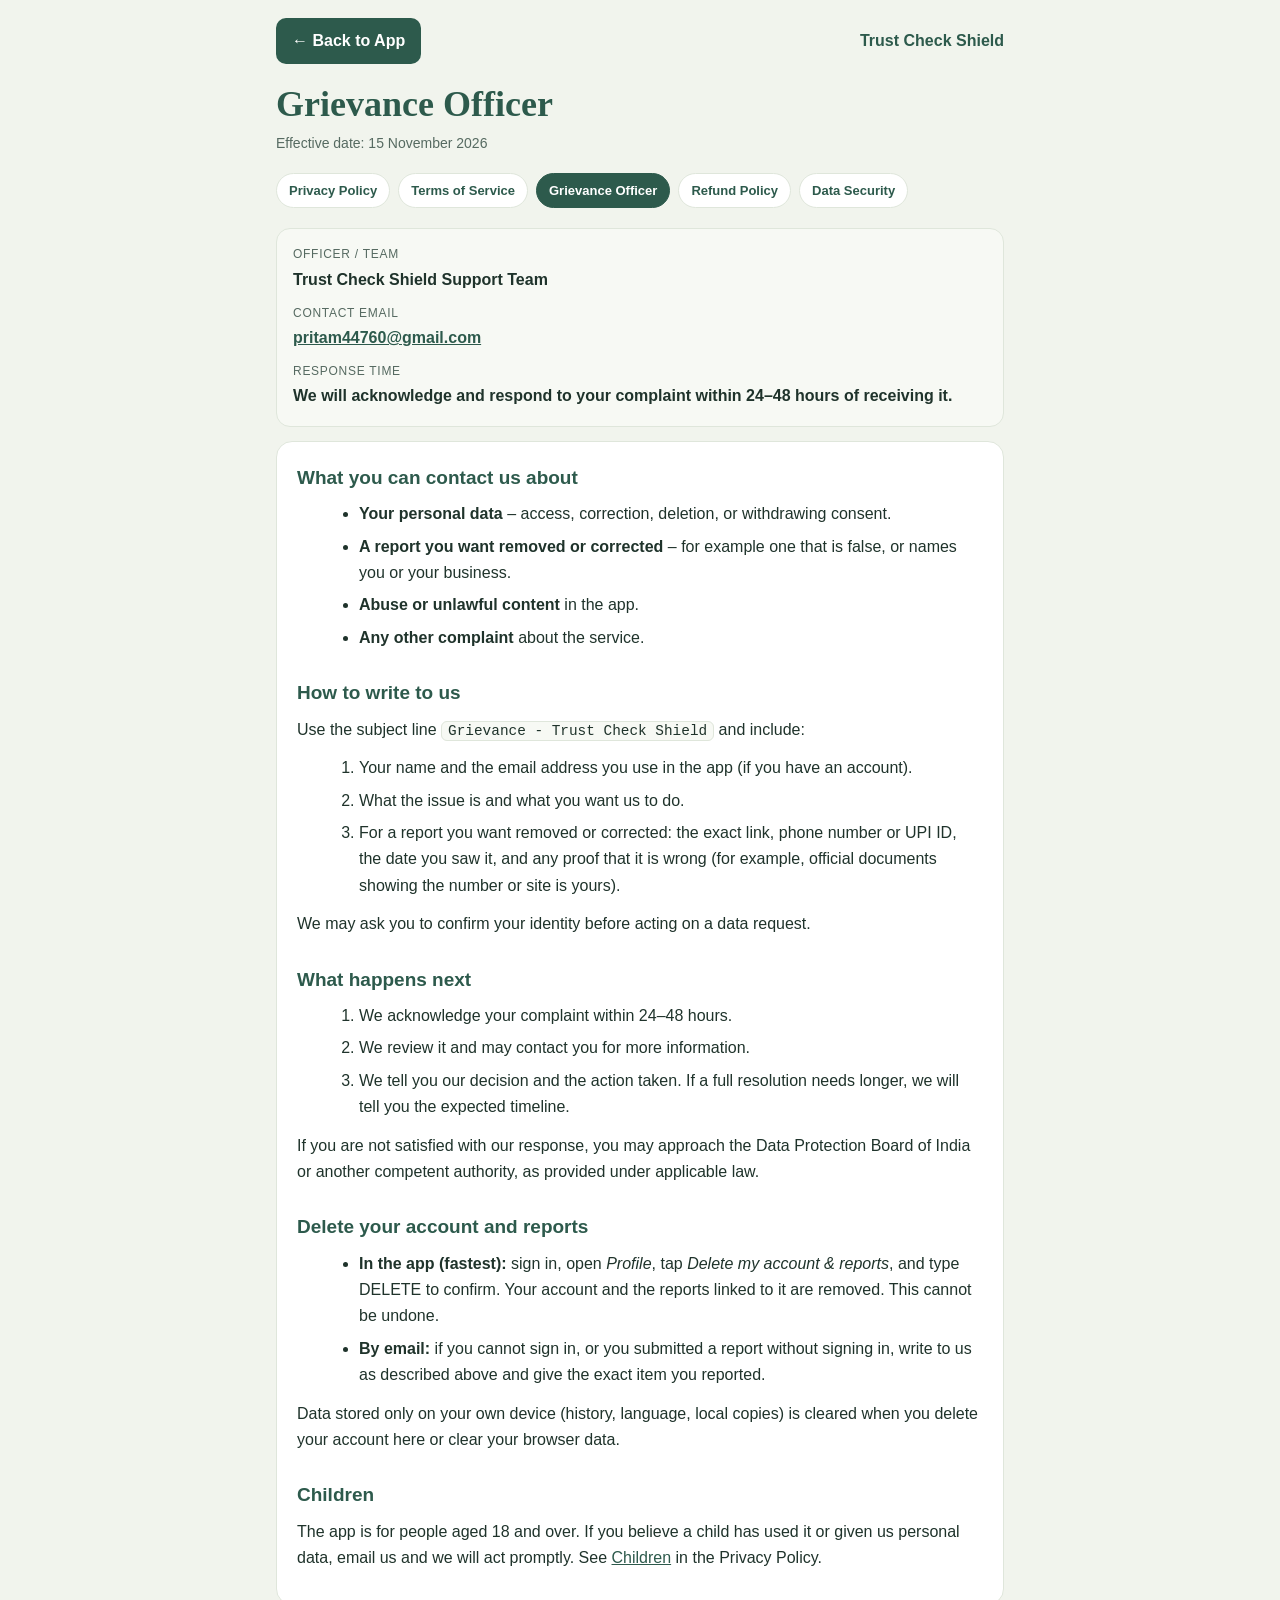
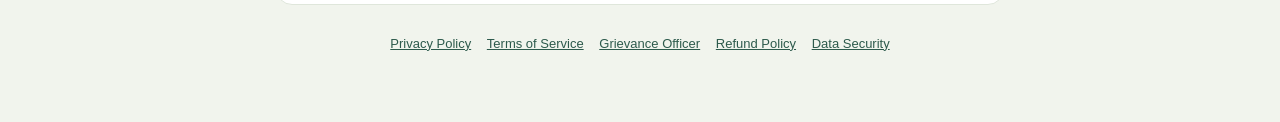
<file: grievance.html>
<!DOCTYPE html>
<html lang="en">
<head>
<meta charset="UTF-8">
<meta name="viewport" content="width=device-width, initial-scale=1, viewport-fit=cover">
<title>Grievance Officer - Trust Check Shield</title>
<meta name="robots" content="index,follow">
<link rel="stylesheet" href="legal.css">
</head>
<body>
<div class="wrap">
  <div class="top"><a class="back" href="index.html">&larr; Back to App</a><span class="brand">Trust Check Shield</span></div>
  <h1>Grievance Officer</h1>
  <p class="meta">Effective date: 15 November 2026</p>
  <nav class="nav" aria-label="Legal pages"><a href="privacy.html">Privacy Policy</a><a href="terms.html">Terms of Service</a><a href="grievance.html" aria-current="page">Grievance Officer</a><a href="refund.html">Refund Policy</a><a href="security.html">Data Security</a></nav>
  <dl class="officer">
    <dt>Officer / Team</dt><dd>Trust Check Shield Support Team</dd>
    <dt>Contact email</dt><dd><a href="mailto:pritam44760@gmail.com?subject=Grievance%20-%20Trust%20Check%20Shield">pritam44760@gmail.com</a></dd>
    <dt>Response time</dt><dd>We will acknowledge and respond to your complaint within 24&ndash;48 hours of receiving it.</dd>
  </dl>
  <div class="card">
    <h2>What you can contact us about</h2>
    <ul>
      <li><strong>Your personal data</strong> &ndash; access, correction, deletion, or withdrawing consent.</li>
      <li><strong>A report you want removed or corrected</strong> &ndash; for example one that is false, or names you or your business.</li>
      <li><strong>Abuse or unlawful content</strong> in the app.</li>
      <li><strong>Any other complaint</strong> about the service.</li>
    </ul>

    <h2>How to write to us</h2>
    <p>Use the subject line <code>Grievance - Trust Check Shield</code> and include:</p>
    <ol>
      <li>Your name and the email address you use in the app (if you have an account).</li>
      <li>What the issue is and what you want us to do.</li>
      <li>For a report you want removed or corrected: the exact link, phone number or UPI ID, the date you saw it, and any proof that it is wrong (for example, official documents showing the number or site is yours).</li>
    </ol>
    <p>We may ask you to confirm your identity before acting on a data request.</p>

    <h2>What happens next</h2>
    <ol>
      <li>We acknowledge your complaint within 24&ndash;48 hours.</li>
      <li>We review it and may contact you for more information.</li>
      <li>We tell you our decision and the action taken. If a full resolution needs longer, we will tell you the expected timeline.</li>
    </ol>
    <p>If you are not satisfied with our response, you may approach the Data Protection Board of India or another competent authority, as provided under applicable law.</p>

    <h2 id="deletion">Delete your account and reports</h2>
    <ul>
      <li><strong>In the app (fastest):</strong> sign in, open <em>Profile</em>, tap <em>Delete my account &amp; reports</em>, and type DELETE to confirm. Your account and the reports linked to it are removed. This cannot be undone.</li>
      <li><strong>By email:</strong> if you cannot sign in, or you submitted a report without signing in, write to us as described above and give the exact item you reported.</li>
    </ul>
    <p>Data stored only on your own device (history, language, local copies) is cleared when you delete your account here or clear your browser data.</p>

    <h2>Children</h2>
    <p>The app is for people aged 18 and over. If you believe a child has used it or given us personal data, email us and we will act promptly. See <a href="privacy.html#children">Children</a> in the Privacy Policy.</p>
  </div>

  <p class="foot"><a href="privacy.html">Privacy Policy</a> <a href="terms.html">Terms of Service</a> <a href="grievance.html">Grievance Officer</a> <a href="refund.html">Refund Policy</a> <a href="security.html">Data Security</a></p>
</div>
</body>
</html>
</file>
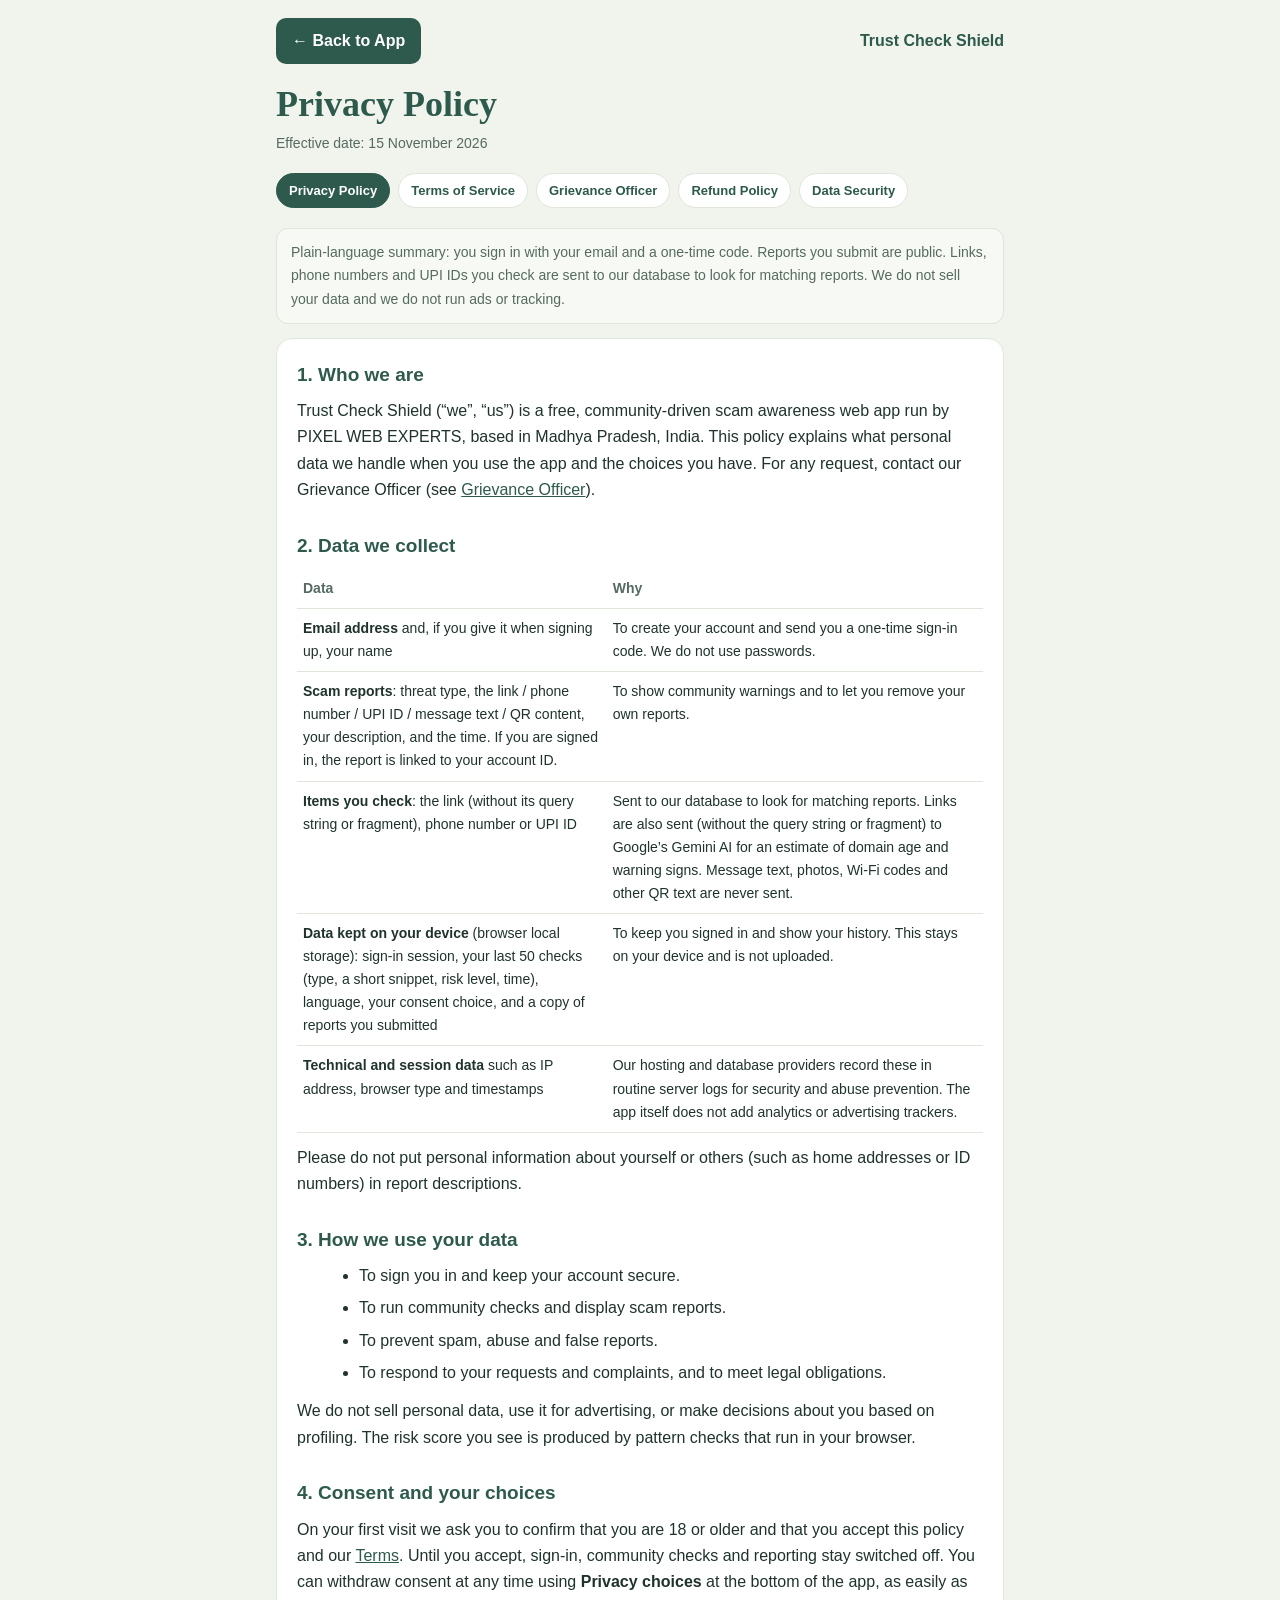
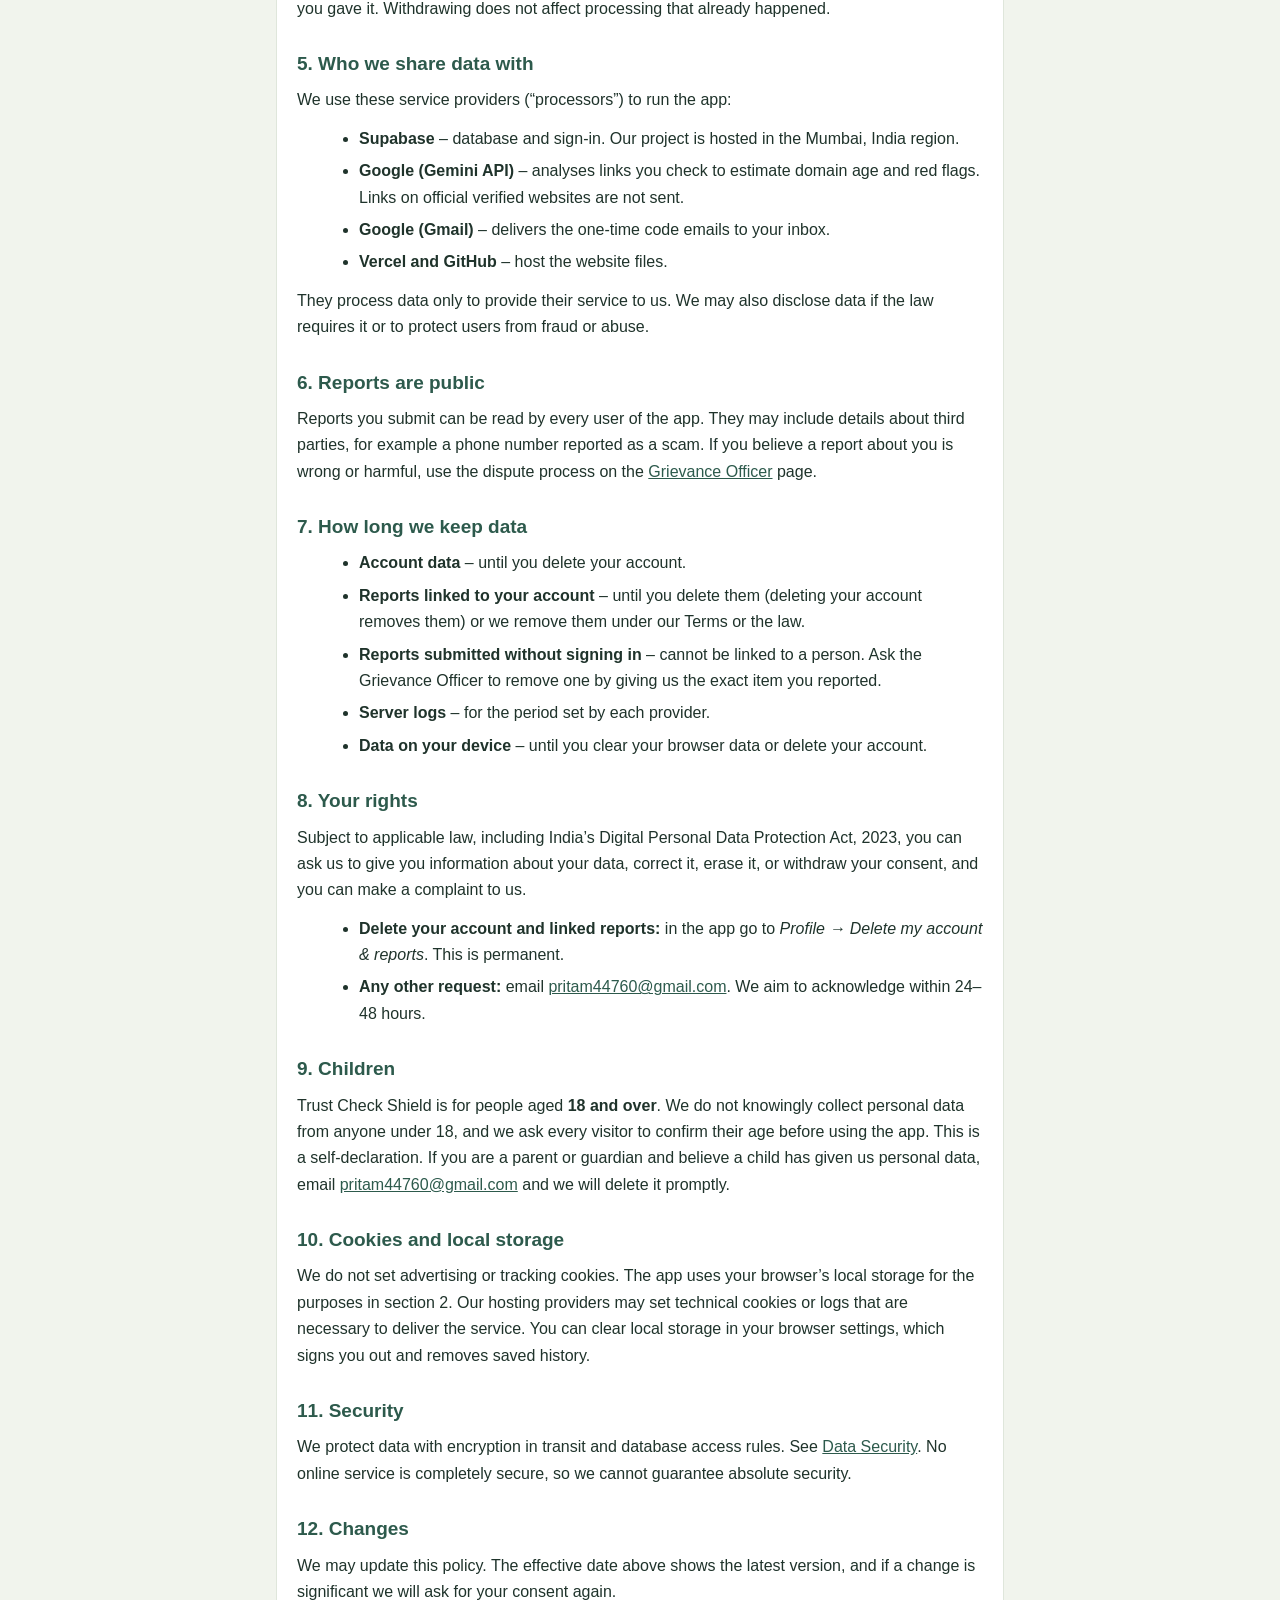
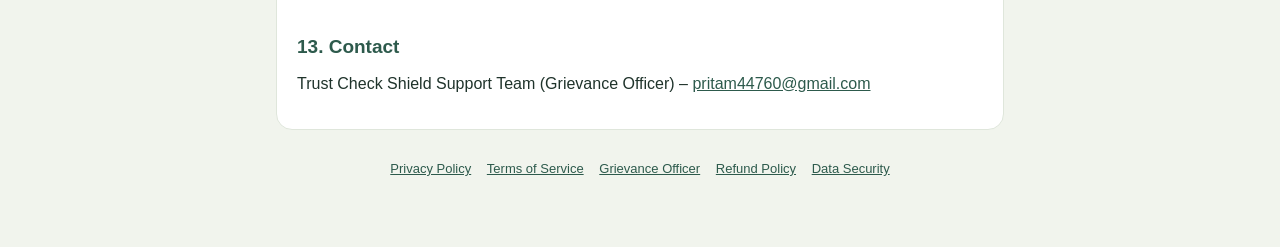
<file: privacy.html>
<!DOCTYPE html>
<html lang="en">
<head>
<meta charset="UTF-8">
<meta name="viewport" content="width=device-width, initial-scale=1, viewport-fit=cover">
<title>Privacy Policy - Trust Check Shield</title>
<meta name="robots" content="index,follow">
<link rel="stylesheet" href="legal.css">
</head>
<body>
<div class="wrap">
  <div class="top"><a class="back" href="index.html">&larr; Back to App</a><span class="brand">Trust Check Shield</span></div>
  <h1>Privacy Policy</h1>
  <p class="meta">Effective date: 15 November 2026</p>
  <nav class="nav" aria-label="Legal pages"><a href="privacy.html" aria-current="page">Privacy Policy</a><a href="terms.html">Terms of Service</a><a href="grievance.html">Grievance Officer</a><a href="refund.html">Refund Policy</a><a href="security.html">Data Security</a></nav>
  <div class="note">Plain-language summary: you sign in with your email and a one-time code. Reports you submit are public. Links, phone numbers and UPI IDs you check are sent to our database to look for matching reports. We do not sell your data and we do not run ads or tracking.</div>
  <div class="card">
    <h2>1. Who we are</h2>
    <p>Trust Check Shield (&ldquo;we&rdquo;, &ldquo;us&rdquo;) is a free, community-driven scam awareness web app run by PIXEL WEB EXPERTS, based in Madhya Pradesh, India. This policy explains what personal data we handle when you use the app and the choices you have. For any request, contact our Grievance Officer (see <a href="grievance.html">Grievance Officer</a>).</p>

    <h2>2. Data we collect</h2>
    <table>
      <tr><th>Data</th><th>Why</th></tr>
      <tr><td><strong>Email address</strong> and, if you give it when signing up, your name</td><td>To create your account and send you a one-time sign-in code. We do not use passwords.</td></tr>
      <tr><td><strong>Scam reports</strong>: threat type, the link / phone number / UPI ID / message text / QR content, your description, and the time. If you are signed in, the report is linked to your account ID.</td><td>To show community warnings and to let you remove your own reports.</td></tr>
      <tr><td><strong>Items you check</strong>: the link (without its query string or fragment), phone number or UPI ID</td><td>Sent to our database to look for matching reports. Links are also sent (without the query string or fragment) to Google&rsquo;s Gemini AI for an estimate of domain age and warning signs. Message text, photos, Wi-Fi codes and other QR text are never sent.</td></tr>
      <tr><td><strong>Data kept on your device</strong> (browser local storage): sign-in session, your last 50 checks (type, a short snippet, risk level, time), language, your consent choice, and a copy of reports you submitted</td><td>To keep you signed in and show your history. This stays on your device and is not uploaded.</td></tr>
      <tr><td><strong>Technical and session data</strong> such as IP address, browser type and timestamps</td><td>Our hosting and database providers record these in routine server logs for security and abuse prevention. The app itself does not add analytics or advertising trackers.</td></tr>
    </table>
    <p>Please do not put personal information about yourself or others (such as home addresses or ID numbers) in report descriptions.</p>

    <h2>3. How we use your data</h2>
    <ul>
      <li>To sign you in and keep your account secure.</li>
      <li>To run community checks and display scam reports.</li>
      <li>To prevent spam, abuse and false reports.</li>
      <li>To respond to your requests and complaints, and to meet legal obligations.</li>
    </ul>
    <p>We do not sell personal data, use it for advertising, or make decisions about you based on profiling. The risk score you see is produced by pattern checks that run in your browser.</p>

    <h2>4. Consent and your choices</h2>
    <p>On your first visit we ask you to confirm that you are 18 or older and that you accept this policy and our <a href="terms.html">Terms</a>. Until you accept, sign-in, community checks and reporting stay switched off. You can withdraw consent at any time using <strong>Privacy choices</strong> at the bottom of the app, as easily as you gave it. Withdrawing does not affect processing that already happened.</p>

    <h2>5. Who we share data with</h2>
    <p>We use these service providers (&ldquo;processors&rdquo;) to run the app:</p>
    <ul>
      <li><strong>Supabase</strong> &ndash; database and sign-in. Our project is hosted in the Mumbai, India region.</li>
      <li><strong>Google (Gemini API)</strong> &ndash; analyses links you check to estimate domain age and red flags. Links on official verified websites are not sent.</li>
      <li><strong>Google (Gmail)</strong> &ndash; delivers the one-time code emails to your inbox.</li>
      <li><strong>Vercel and GitHub</strong> &ndash; host the website files.</li>
    </ul>
    <p>They process data only to provide their service to us. We may also disclose data if the law requires it or to protect users from fraud or abuse.</p>

    <h2>6. Reports are public</h2>
    <p>Reports you submit can be read by every user of the app. They may include details about third parties, for example a phone number reported as a scam. If you believe a report about you is wrong or harmful, use the dispute process on the <a href="grievance.html">Grievance Officer</a> page.</p>

    <h2>7. How long we keep data</h2>
    <ul>
      <li><strong>Account data</strong> &ndash; until you delete your account.</li>
      <li><strong>Reports linked to your account</strong> &ndash; until you delete them (deleting your account removes them) or we remove them under our Terms or the law.</li>
      <li><strong>Reports submitted without signing in</strong> &ndash; cannot be linked to a person. Ask the Grievance Officer to remove one by giving us the exact item you reported.</li>
      <li><strong>Server logs</strong> &ndash; for the period set by each provider.</li>
      <li><strong>Data on your device</strong> &ndash; until you clear your browser data or delete your account.</li>
    </ul>

    <h2>8. Your rights</h2>
    <p>Subject to applicable law, including India&rsquo;s Digital Personal Data Protection Act, 2023, you can ask us to give you information about your data, correct it, erase it, or withdraw your consent, and you can make a complaint to us.</p>
    <ul>
      <li><strong>Delete your account and linked reports:</strong> in the app go to <em>Profile &rarr; Delete my account &amp; reports</em>. This is permanent.</li>
      <li><strong>Any other request:</strong> email <a href="mailto:pritam44760@gmail.com">pritam44760@gmail.com</a>. We aim to acknowledge within 24&ndash;48 hours.</li>
    </ul>

    <h2 id="children">9. Children</h2>
    <p>Trust Check Shield is for people aged <strong>18 and over</strong>. We do not knowingly collect personal data from anyone under 18, and we ask every visitor to confirm their age before using the app. This is a self-declaration. If you are a parent or guardian and believe a child has given us personal data, email <a href="mailto:pritam44760@gmail.com">pritam44760@gmail.com</a> and we will delete it promptly.</p>

    <h2>10. Cookies and local storage</h2>
    <p>We do not set advertising or tracking cookies. The app uses your browser&rsquo;s local storage for the purposes in section 2. Our hosting providers may set technical cookies or logs that are necessary to deliver the service. You can clear local storage in your browser settings, which signs you out and removes saved history.</p>

    <h2>11. Security</h2>
    <p>We protect data with encryption in transit and database access rules. See <a href="security.html">Data Security</a>. No online service is completely secure, so we cannot guarantee absolute security.</p>

    <h2>12. Changes</h2>
    <p>We may update this policy. The effective date above shows the latest version, and if a change is significant we will ask for your consent again.</p>

    <h2>13. Contact</h2>
    <p>Trust Check Shield Support Team (Grievance Officer) &ndash; <a href="mailto:pritam44760@gmail.com">pritam44760@gmail.com</a></p>
  </div>

  <p class="foot"><a href="privacy.html">Privacy Policy</a> <a href="terms.html">Terms of Service</a> <a href="grievance.html">Grievance Officer</a> <a href="refund.html">Refund Policy</a> <a href="security.html">Data Security</a></p>
</div>
</body>
</html>
</file>
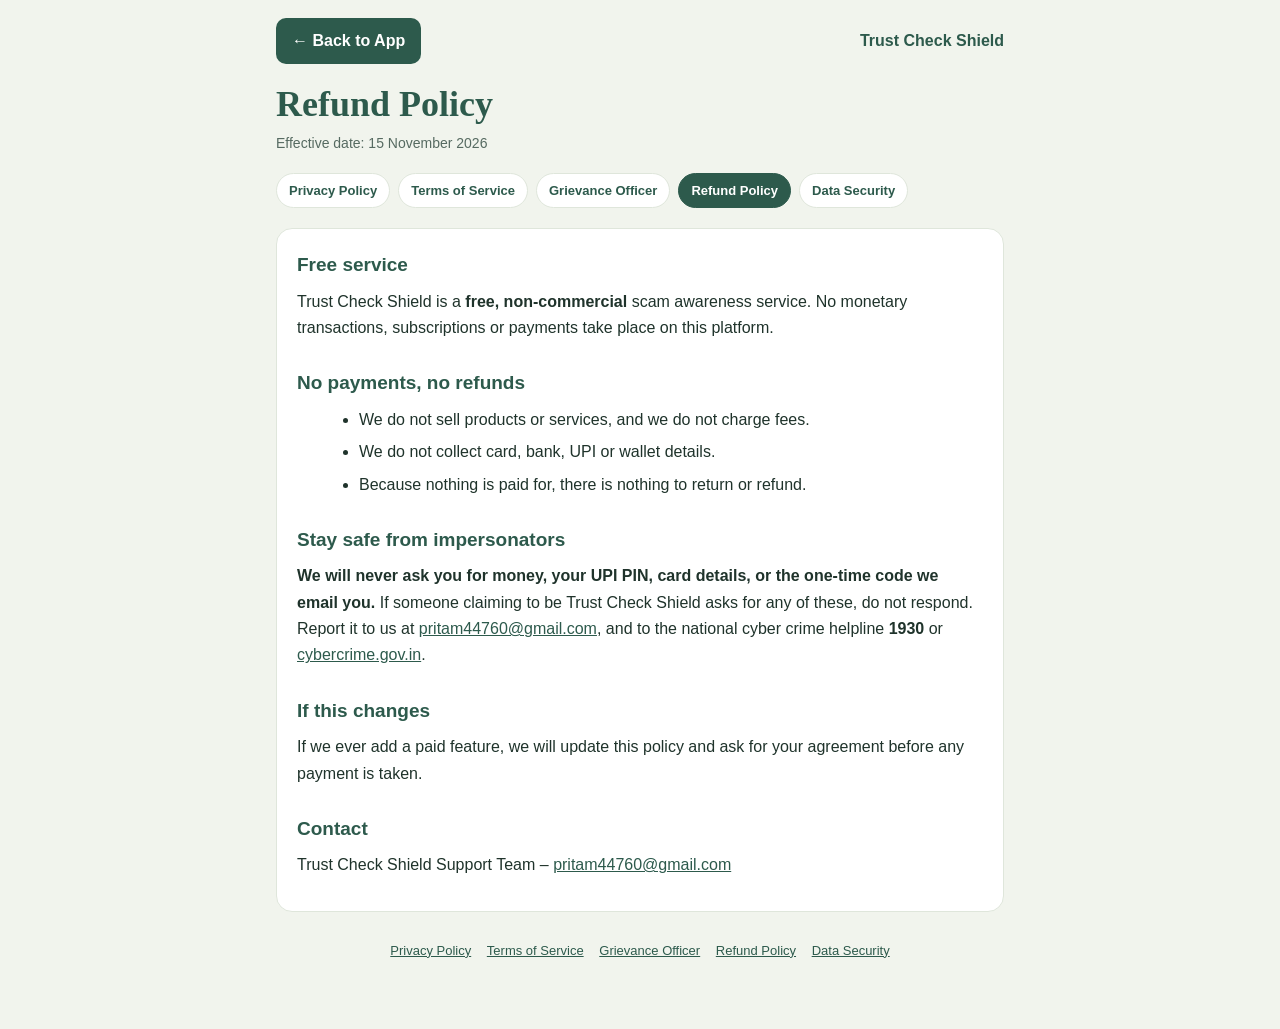
<file: refund.html>
<!DOCTYPE html>
<html lang="en">
<head>
<meta charset="UTF-8">
<meta name="viewport" content="width=device-width, initial-scale=1, viewport-fit=cover">
<title>Refund Policy - Trust Check Shield</title>
<meta name="robots" content="index,follow">
<link rel="stylesheet" href="legal.css">
</head>
<body>
<div class="wrap">
  <div class="top"><a class="back" href="index.html">&larr; Back to App</a><span class="brand">Trust Check Shield</span></div>
  <h1>Refund Policy</h1>
  <p class="meta">Effective date: 15 November 2026</p>
  <nav class="nav" aria-label="Legal pages"><a href="privacy.html">Privacy Policy</a><a href="terms.html">Terms of Service</a><a href="grievance.html">Grievance Officer</a><a href="refund.html" aria-current="page">Refund Policy</a><a href="security.html">Data Security</a></nav>
  <div class="card">
    <h2>Free service</h2>
    <p>Trust Check Shield is a <strong>free, non-commercial</strong> scam awareness service. No monetary transactions, subscriptions or payments take place on this platform.</p>

    <h2>No payments, no refunds</h2>
    <ul>
      <li>We do not sell products or services, and we do not charge fees.</li>
      <li>We do not collect card, bank, UPI or wallet details.</li>
      <li>Because nothing is paid for, there is nothing to return or refund.</li>
    </ul>

    <h2>Stay safe from impersonators</h2>
    <p><strong>We will never ask you for money, your UPI PIN, card details, or the one-time code we email you.</strong> If someone claiming to be Trust Check Shield asks for any of these, do not respond. Report it to us at <a href="mailto:pritam44760@gmail.com">pritam44760@gmail.com</a>, and to the national cyber crime helpline <strong>1930</strong> or <a href="https://cybercrime.gov.in" rel="noopener noreferrer">cybercrime.gov.in</a>.</p>

    <h2>If this changes</h2>
    <p>If we ever add a paid feature, we will update this policy and ask for your agreement before any payment is taken.</p>

    <h2>Contact</h2>
    <p>Trust Check Shield Support Team &ndash; <a href="mailto:pritam44760@gmail.com">pritam44760@gmail.com</a></p>
  </div>

  <p class="foot"><a href="privacy.html">Privacy Policy</a> <a href="terms.html">Terms of Service</a> <a href="grievance.html">Grievance Officer</a> <a href="refund.html">Refund Policy</a> <a href="security.html">Data Security</a></p>
</div>
</body>
</html>
</file>
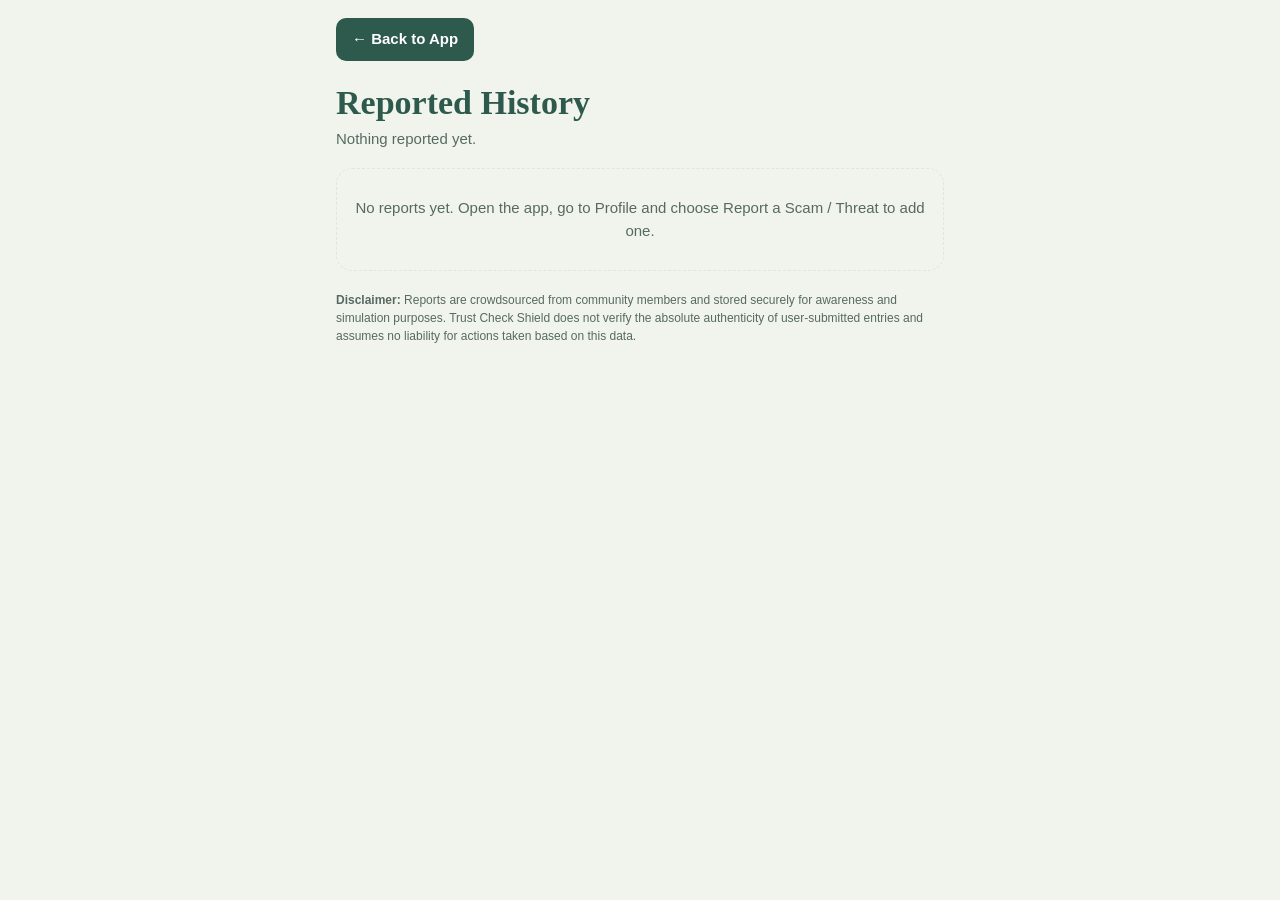
<file: report-history.html>
<!DOCTYPE html>
<html lang="en">
<head>
<meta charset="UTF-8">
<meta name="viewport" content="width=device-width, initial-scale=1, viewport-fit=cover">
<title>Reported History · Trust Check Shield</title>
<style>
:root{--bg:#f1f4ed;--card:#fff;--ink:#1f332b;--mute:#566a61;--accent:#2d5a4c;--line:#dfe6db;--soft:#f7f9f4;--tagbg:#e6f4ea;--tagfg:#137333;--on-accent:#fff;
box-sizing:border-box;padding-top:env(safe-area-inset-top,0px);padding-bottom:env(safe-area-inset-bottom,0px)}
@media (prefers-color-scheme:dark){:root{--bg:#121a17;--card:#1a2622;--ink:#e8efe9;--mute:#9db0a6;--accent:#7fc4a9;--line:#2b3a34;--soft:#16201c;--tagbg:#17301f;--tagfg:#7fd39a;--on-accent:#10211a}}
*{box-sizing:border-box;margin:0}
body{background:var(--bg);color:var(--ink);font:15px/1.5 -apple-system,BlinkMacSystemFont,"Segoe UI",Roboto,sans-serif;min-height:100vh}
.wrap{max-width:640px;margin:0 auto;padding:18px 16px 48px}
.back{display:inline-flex;align-items:center;gap:6px;padding:10px 16px;border-radius:10px;background:var(--accent);color:var(--on-accent);font-weight:600;text-decoration:none}
.back:focus-visible{outline:3px solid #d9822b;outline-offset:2px}
h1{font:700 clamp(26px,6vw,34px)/1.15 "Iowan Old Style",Georgia,serif;color:var(--accent);margin:22px 0 6px}
.lead{color:var(--mute);margin-bottom:18px}
.list{list-style:none;padding:0;display:grid;gap:12px}
.card{background:var(--card);border:1px solid var(--line);border-radius:16px;padding:16px}
.top{display:flex;align-items:center;gap:8px;flex-wrap:wrap}
.tag{font-size:12px;font-weight:700;padding:3px 10px;border-radius:999px;background:var(--tagbg);color:var(--tagfg)}
.date{margin-left:auto;font-size:12px;color:var(--mute)}
.val{margin-top:10px;font-weight:600;word-break:break-all}
.desc{margin-top:6px;font-size:14px;color:var(--mute);word-break:break-word;white-space:pre-wrap}
.empty{text-align:center;color:var(--mute);padding:28px 12px;border:1px dashed var(--line);border-radius:16px}
.note{margin-top:20px;font-size:12px;color:var(--mute);line-height:1.5}
</style>
</head>
<body>
<div class="wrap">
  <a class="back" href="index.html">← Back to App</a>
  <h1>Reported History</h1>
  <p class="lead" id="count">Loading…</p>
  <ul class="list" id="list"></ul>
  <p class="note"><strong>Disclaimer:</strong> Reports are crowdsourced from community members and stored securely for awareness and simulation purposes. Trust Check Shield does not verify the absolute authenticity of user-submitted entries and assumes no liability for actions taken based on this data.</p>
</div>
<script>
(function(){
  "use strict";
  var KEY="communityReports",LEGACY="tcs_reports";
  var LABELS={url:"Link / URL",phone:"Phone number",upi:"UPI ID",sms:"SMS / Message",qr:"QR code"};
  var DATE_FMT={day:"numeric",month:"short",year:"numeric",hour:"2-digit",minute:"2-digit"};

  /* Reads the saved reports. Entries saved by an earlier version under "tcs_reports" are used if the new key is empty. */
  function readReports(){
    var raw=null;
    try{raw=localStorage.getItem(KEY);if(raw===null)raw=localStorage.getItem(LEGACY)}catch(e){return null}
    try{var r=JSON.parse(raw||"[]");return Array.isArray(r)?r.filter(function(x){return x&&typeof x==="object"}):[]}
    catch(e){return[]}}

  /* Accepts the field names this app uses and a few common alternatives. */
  function normalise(r){
    var type=String(r.type||r.threatType||"");
    var ts=Number(r.t||r.date||r.timestamp);
    return{
      label:LABELS[type]||(type?type:"Report"),
      value:String(r.value!=null?r.value:(r.entity!=null?r.entity:"")),
      desc:String(r.desc!=null?r.desc:(r.description!=null?r.description:"")),
      when:isFinite(ts)&&ts>0?new Date(ts).toLocaleString([],DATE_FMT):"",
      sort:isFinite(ts)?ts:0}}

  function el(tag,cls,text){var e=document.createElement(tag);if(cls)e.className=cls;if(text!=null)e.textContent=text;return e}

  var list=document.getElementById("list"),count=document.getElementById("count");
  var data=readReports();
  if(data===null){
    count.textContent="This browser is blocking saved data, so the history cannot be shown.";
  }else{
    var items=data.map(normalise).sort(function(a,b){return b.sort-a.sort});
    count.textContent=items.length?items.length+(items.length===1?" report":" reports")+" saved on this device. Newest first.":"Nothing reported yet.";
    if(!items.length){
      var li0=el("li","empty","No reports yet. Open the app, go to Profile and choose Report a Scam / Threat to add one.");
      list.appendChild(li0);
    }
    items.forEach(function(it){
      /* textContent is used everywhere, so nothing a user typed can run as code */
      var li=el("li","card"),top=el("div","top");
      top.appendChild(el("span","tag",it.label));
      top.appendChild(el("span","date",it.when));
      li.appendChild(top);
      li.appendChild(el("div","val",it.value));
      if(it.desc)li.appendChild(el("div","desc",it.desc));
      list.appendChild(li);
    });
  }
})();
</script>
</body>
</html>
</file>
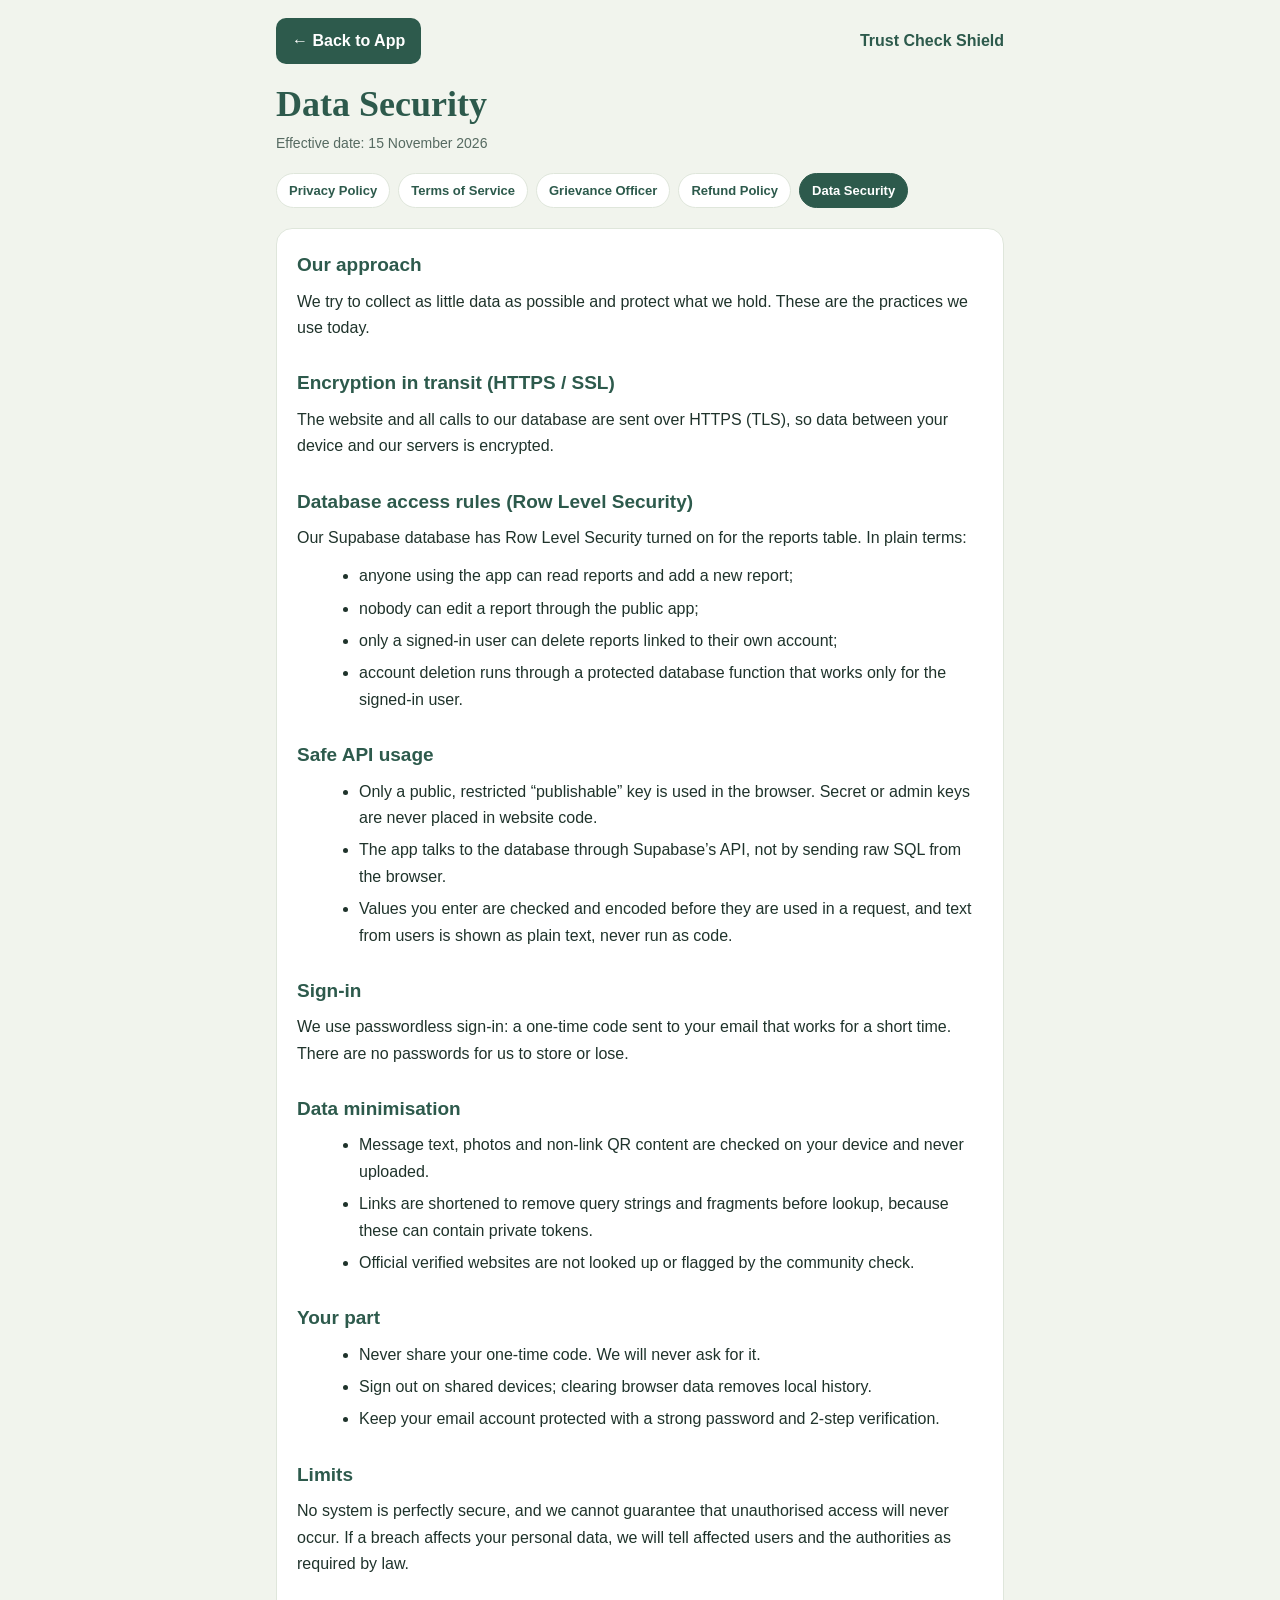
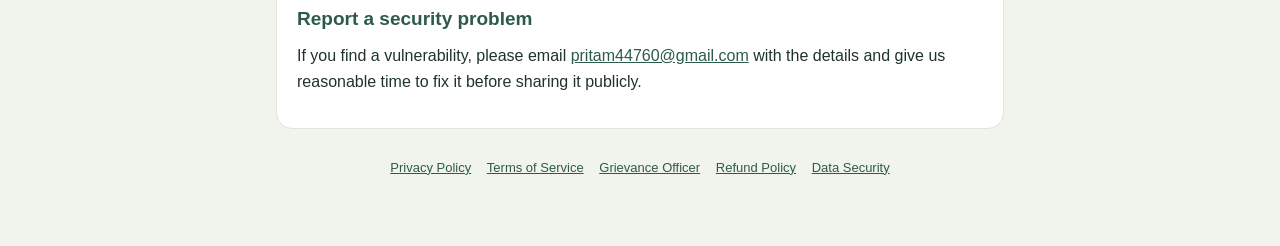
<file: security.html>
<!DOCTYPE html>
<html lang="en">
<head>
<meta charset="UTF-8">
<meta name="viewport" content="width=device-width, initial-scale=1, viewport-fit=cover">
<title>Data Security - Trust Check Shield</title>
<meta name="robots" content="index,follow">
<link rel="stylesheet" href="legal.css">
</head>
<body>
<div class="wrap">
  <div class="top"><a class="back" href="index.html">&larr; Back to App</a><span class="brand">Trust Check Shield</span></div>
  <h1>Data Security</h1>
  <p class="meta">Effective date: 15 November 2026</p>
  <nav class="nav" aria-label="Legal pages"><a href="privacy.html">Privacy Policy</a><a href="terms.html">Terms of Service</a><a href="grievance.html">Grievance Officer</a><a href="refund.html">Refund Policy</a><a href="security.html" aria-current="page">Data Security</a></nav>
  <div class="card">
    <h2>Our approach</h2>
    <p>We try to collect as little data as possible and protect what we hold. These are the practices we use today.</p>

    <h2>Encryption in transit (HTTPS / SSL)</h2>
    <p>The website and all calls to our database are sent over HTTPS (TLS), so data between your device and our servers is encrypted.</p>

    <h2>Database access rules (Row Level Security)</h2>
    <p>Our Supabase database has Row Level Security turned on for the reports table. In plain terms:</p>
    <ul>
      <li>anyone using the app can read reports and add a new report;</li>
      <li>nobody can edit a report through the public app;</li>
      <li>only a signed-in user can delete reports linked to their own account;</li>
      <li>account deletion runs through a protected database function that works only for the signed-in user.</li>
    </ul>

    <h2>Safe API usage</h2>
    <ul>
      <li>Only a public, restricted &ldquo;publishable&rdquo; key is used in the browser. Secret or admin keys are never placed in website code.</li>
      <li>The app talks to the database through Supabase&rsquo;s API, not by sending raw SQL from the browser.</li>
      <li>Values you enter are checked and encoded before they are used in a request, and text from users is shown as plain text, never run as code.</li>
    </ul>

    <h2>Sign-in</h2>
    <p>We use passwordless sign-in: a one-time code sent to your email that works for a short time. There are no passwords for us to store or lose.</p>

    <h2>Data minimisation</h2>
    <ul>
      <li>Message text, photos and non-link QR content are checked on your device and never uploaded.</li>
      <li>Links are shortened to remove query strings and fragments before lookup, because these can contain private tokens.</li>
      <li>Official verified websites are not looked up or flagged by the community check.</li>
    </ul>

    <h2>Your part</h2>
    <ul>
      <li>Never share your one-time code. We will never ask for it.</li>
      <li>Sign out on shared devices; clearing browser data removes local history.</li>
      <li>Keep your email account protected with a strong password and 2-step verification.</li>
    </ul>

    <h2>Limits</h2>
    <p>No system is perfectly secure, and we cannot guarantee that unauthorised access will never occur. If a breach affects your personal data, we will tell affected users and the authorities as required by law.</p>

    <h2>Report a security problem</h2>
    <p>If you find a vulnerability, please email <a href="mailto:pritam44760@gmail.com?subject=Security%20issue%20-%20Trust%20Check%20Shield">pritam44760@gmail.com</a> with the details and give us reasonable time to fix it before sharing it publicly.</p>
  </div>

  <p class="foot"><a href="privacy.html">Privacy Policy</a> <a href="terms.html">Terms of Service</a> <a href="grievance.html">Grievance Officer</a> <a href="refund.html">Refund Policy</a> <a href="security.html">Data Security</a></p>
</div>
</body>
</html>
</file>
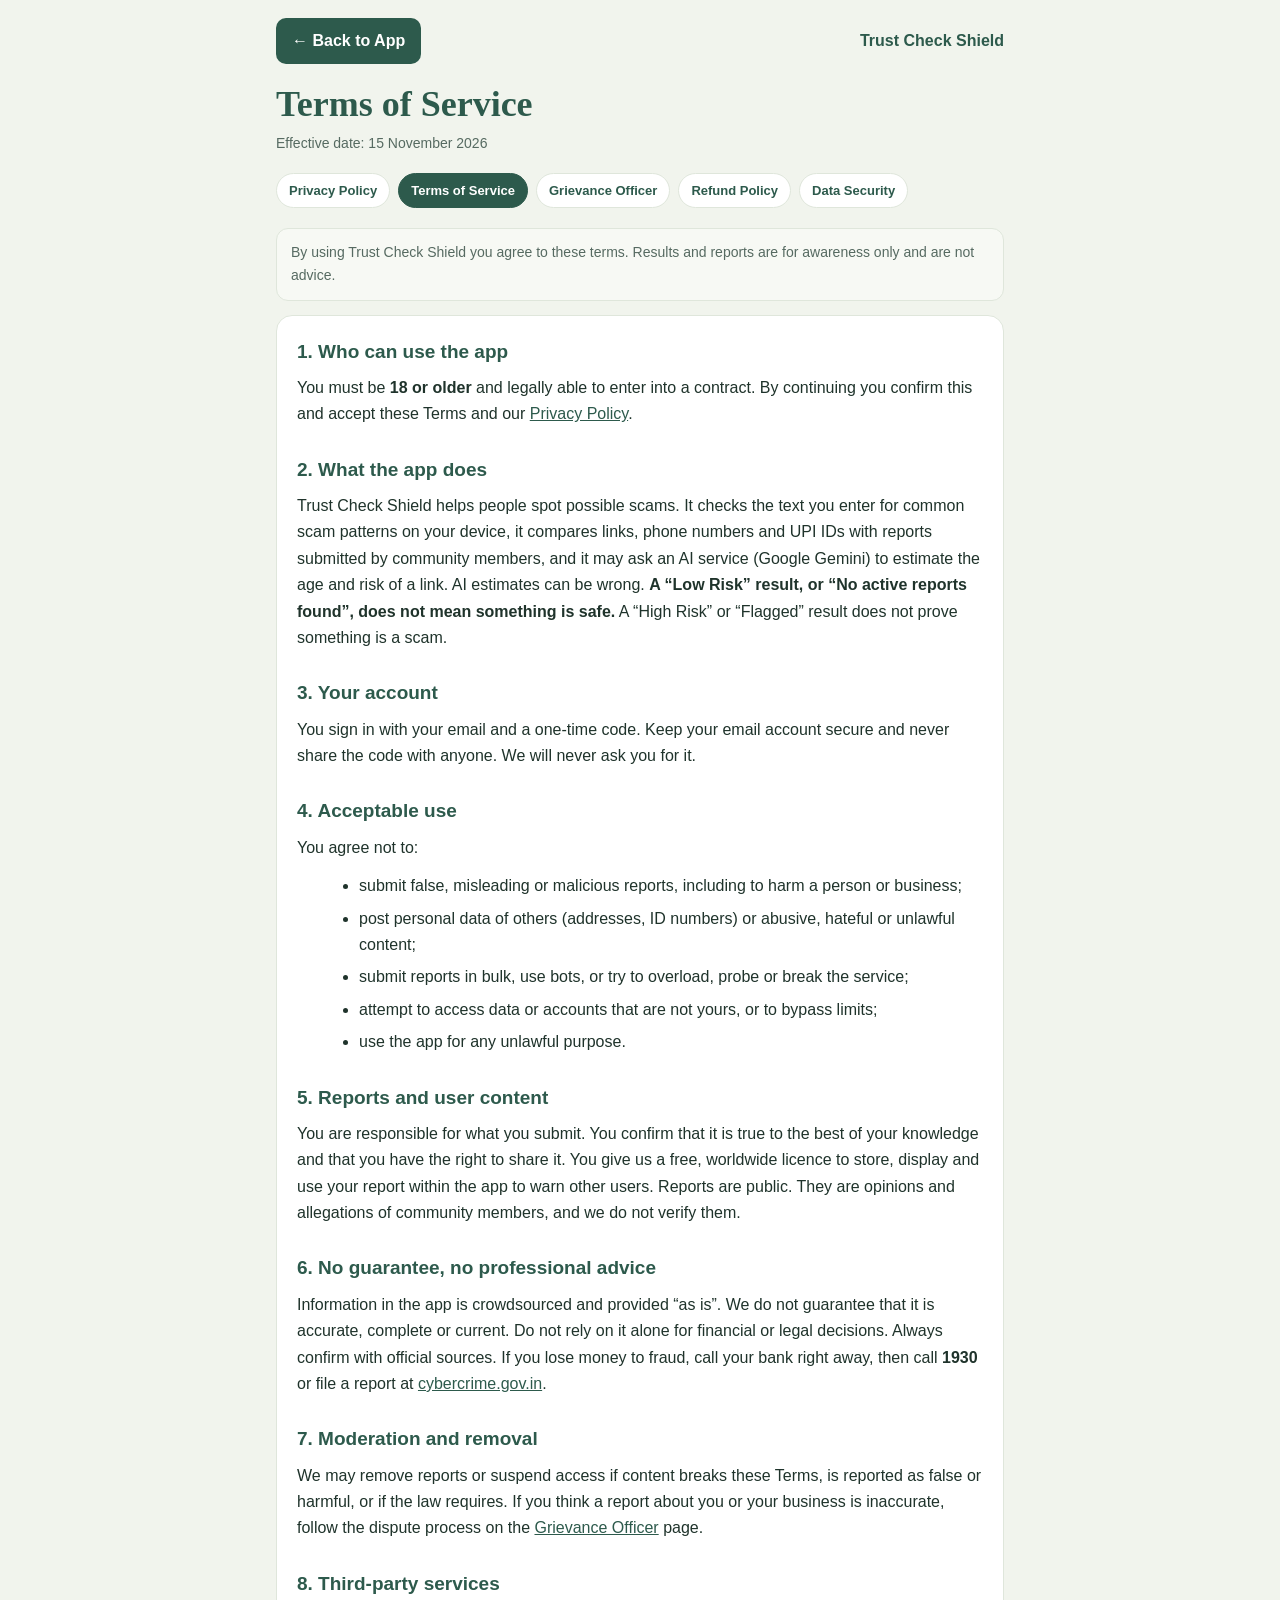
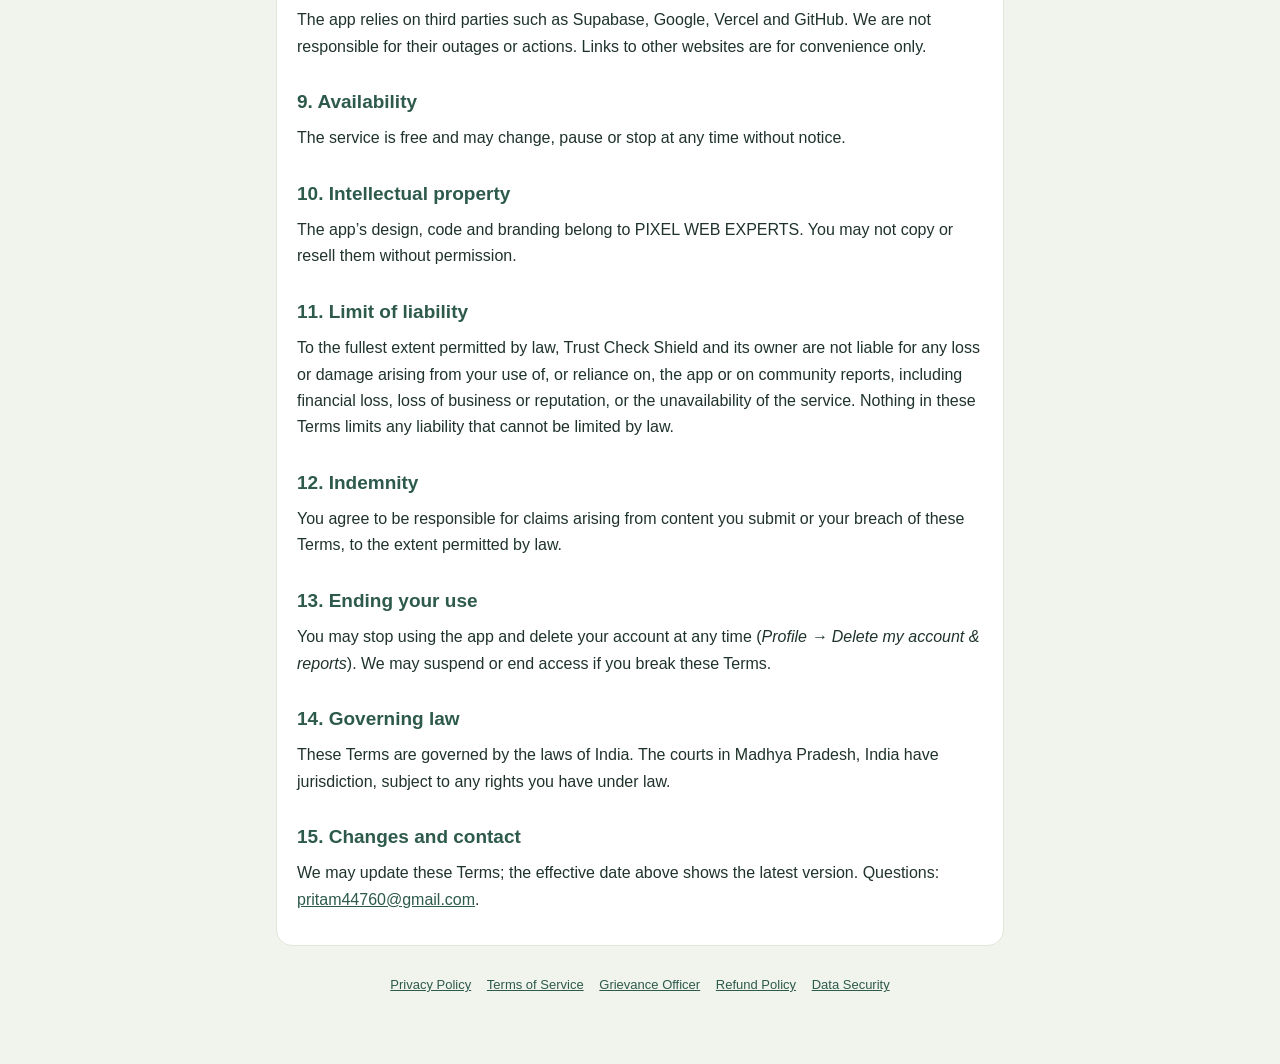
<file: terms.html>
<!DOCTYPE html>
<html lang="en">
<head>
<meta charset="UTF-8">
<meta name="viewport" content="width=device-width, initial-scale=1, viewport-fit=cover">
<title>Terms of Service - Trust Check Shield</title>
<meta name="robots" content="index,follow">
<link rel="stylesheet" href="legal.css">
</head>
<body>
<div class="wrap">
  <div class="top"><a class="back" href="index.html">&larr; Back to App</a><span class="brand">Trust Check Shield</span></div>
  <h1>Terms of Service</h1>
  <p class="meta">Effective date: 15 November 2026</p>
  <nav class="nav" aria-label="Legal pages"><a href="privacy.html">Privacy Policy</a><a href="terms.html" aria-current="page">Terms of Service</a><a href="grievance.html">Grievance Officer</a><a href="refund.html">Refund Policy</a><a href="security.html">Data Security</a></nav>
  <div class="note">By using Trust Check Shield you agree to these terms. Results and reports are for awareness only and are not advice.</div>
  <div class="card">
    <h2>1. Who can use the app</h2>
    <p>You must be <strong>18 or older</strong> and legally able to enter into a contract. By continuing you confirm this and accept these Terms and our <a href="privacy.html">Privacy Policy</a>.</p>

    <h2>2. What the app does</h2>
    <p>Trust Check Shield helps people spot possible scams. It checks the text you enter for common scam patterns on your device, it compares links, phone numbers and UPI IDs with reports submitted by community members, and it may ask an AI service (Google Gemini) to estimate the age and risk of a link. AI estimates can be wrong. <strong>A &ldquo;Low Risk&rdquo; result, or &ldquo;No active reports found&rdquo;, does not mean something is safe.</strong> A &ldquo;High Risk&rdquo; or &ldquo;Flagged&rdquo; result does not prove something is a scam.</p>

    <h2>3. Your account</h2>
    <p>You sign in with your email and a one-time code. Keep your email account secure and never share the code with anyone. We will never ask you for it.</p>

    <h2>4. Acceptable use</h2>
    <p>You agree not to:</p>
    <ul>
      <li>submit false, misleading or malicious reports, including to harm a person or business;</li>
      <li>post personal data of others (addresses, ID numbers) or abusive, hateful or unlawful content;</li>
      <li>submit reports in bulk, use bots, or try to overload, probe or break the service;</li>
      <li>attempt to access data or accounts that are not yours, or to bypass limits;</li>
      <li>use the app for any unlawful purpose.</li>
    </ul>

    <h2>5. Reports and user content</h2>
    <p>You are responsible for what you submit. You confirm that it is true to the best of your knowledge and that you have the right to share it. You give us a free, worldwide licence to store, display and use your report within the app to warn other users. Reports are public. They are opinions and allegations of community members, and we do not verify them.</p>

    <h2>6. No guarantee, no professional advice</h2>
    <p>Information in the app is crowdsourced and provided &ldquo;as is&rdquo;. We do not guarantee that it is accurate, complete or current. Do not rely on it alone for financial or legal decisions. Always confirm with official sources. If you lose money to fraud, call your bank right away, then call <strong>1930</strong> or file a report at <a href="https://cybercrime.gov.in" rel="noopener noreferrer">cybercrime.gov.in</a>.</p>

    <h2>7. Moderation and removal</h2>
    <p>We may remove reports or suspend access if content breaks these Terms, is reported as false or harmful, or if the law requires. If you think a report about you or your business is inaccurate, follow the dispute process on the <a href="grievance.html">Grievance Officer</a> page.</p>

    <h2>8. Third-party services</h2>
    <p>The app relies on third parties such as Supabase, Google, Vercel and GitHub. We are not responsible for their outages or actions. Links to other websites are for convenience only.</p>

    <h2>9. Availability</h2>
    <p>The service is free and may change, pause or stop at any time without notice.</p>

    <h2>10. Intellectual property</h2>
    <p>The app&rsquo;s design, code and branding belong to PIXEL WEB EXPERTS. You may not copy or resell them without permission.</p>

    <h2>11. Limit of liability</h2>
    <p>To the fullest extent permitted by law, Trust Check Shield and its owner are not liable for any loss or damage arising from your use of, or reliance on, the app or on community reports, including financial loss, loss of business or reputation, or the unavailability of the service. Nothing in these Terms limits any liability that cannot be limited by law.</p>

    <h2>12. Indemnity</h2>
    <p>You agree to be responsible for claims arising from content you submit or your breach of these Terms, to the extent permitted by law.</p>

    <h2>13. Ending your use</h2>
    <p>You may stop using the app and delete your account at any time (<em>Profile &rarr; Delete my account &amp; reports</em>). We may suspend or end access if you break these Terms.</p>

    <h2>14. Governing law</h2>
    <p>These Terms are governed by the laws of India. The courts in Madhya Pradesh, India have jurisdiction, subject to any rights you have under law.</p>

    <h2>15. Changes and contact</h2>
    <p>We may update these Terms; the effective date above shows the latest version. Questions: <a href="mailto:pritam44760@gmail.com">pritam44760@gmail.com</a>.</p>
  </div>

  <p class="foot"><a href="privacy.html">Privacy Policy</a> <a href="terms.html">Terms of Service</a> <a href="grievance.html">Grievance Officer</a> <a href="refund.html">Refund Policy</a> <a href="security.html">Data Security</a></p>
</div>
</body>
</html>
</file>
<file: legal.css>
/* Trust Check Shield - legal pages. Light and dark themes follow the visitor's device setting. */
:root{--bg:#f1f4ed;--card:#fff;--ink:#1f332b;--mute:#566a61;--accent:#2d5a4c;--line:#dfe6db;--soft:#f7f9f4;--on-accent:#fff;--ph-bg:#fff3c4;--ph-ink:#5a4300;
box-sizing:border-box;padding-top:env(safe-area-inset-top,0px);padding-bottom:env(safe-area-inset-bottom,0px)}
@media (prefers-color-scheme:dark){:root{--bg:#121a17;--card:#1a2622;--ink:#e8efe9;--mute:#9db0a6;--accent:#7fc4a9;--line:#2b3a34;--soft:#16201c;--on-accent:#10211a;--ph-bg:#4a3b0a;--ph-ink:#ffe08a}}
*{box-sizing:border-box;margin:0}
html{scroll-padding-top:12px}
body{background:var(--bg);color:var(--ink);font:16px/1.65 -apple-system,BlinkMacSystemFont,"Segoe UI",Roboto,sans-serif;min-height:100vh}
.wrap{max-width:760px;margin:0 auto;padding:18px 16px 56px}
.top{display:flex;align-items:center;justify-content:space-between;gap:10px;flex-wrap:wrap;margin-bottom:8px}
.back{display:inline-flex;align-items:center;gap:6px;padding:10px 16px;border-radius:10px;background:var(--accent);color:var(--on-accent);font-weight:600;text-decoration:none}
.brand{font-weight:800;color:var(--accent)}
h1{font:700 clamp(26px,6vw,36px)/1.15 "Iowan Old Style",Georgia,serif;color:var(--accent);margin:20px 0 6px}
.meta{color:var(--mute);font-size:14px;margin-bottom:18px}
.nav{display:flex;flex-wrap:wrap;gap:8px;margin:0 0 20px}
.nav a{font-size:13px;font-weight:600;padding:6px 12px;border:1px solid var(--line);border-radius:999px;color:var(--accent);text-decoration:none;background:var(--card)}
.nav a[aria-current="page"]{background:var(--accent);color:var(--on-accent);border-color:var(--accent)}
.card{background:var(--card);border:1px solid var(--line);border-radius:16px;padding:20px;margin-bottom:14px}
h2{font-size:19px;color:var(--accent);margin:26px 0 8px}
.card h2:first-child{margin-top:0}
h3{font-size:16px;margin:16px 0 4px}
p{margin:0 0 12px}
ul,ol{margin:0 0 12px 22px}
li{margin:0 0 6px}
a{color:var(--accent)}
.note{background:var(--soft);border:1px solid var(--line);border-radius:12px;padding:12px 14px;font-size:14px;color:var(--mute);margin:0 0 14px}
.officer{background:var(--soft);border:1px solid var(--line);border-radius:14px;padding:16px;margin:0 0 14px}
.officer dt{font-size:12px;text-transform:uppercase;letter-spacing:.06em;color:var(--mute);margin-top:10px}
.officer dt:first-child{margin-top:0}
.officer dd{margin:2px 0 0;font-weight:600;word-break:break-word}
table{width:100%;border-collapse:collapse;font-size:14px;margin:0 0 12px}
th,td{text-align:left;vertical-align:top;border-bottom:1px solid var(--line);padding:8px 6px}
th{color:var(--mute);font-weight:600}
.ph{background:var(--ph-bg);color:var(--ph-ink);padding:0 5px;border-radius:5px;font-weight:600}
code{background:var(--soft);border:1px solid var(--line);border-radius:6px;padding:1px 6px;font-size:.9em}
.foot{margin-top:28px;font-size:13px;color:var(--mute);text-align:center}
.foot a{margin:0 6px}
</file>
